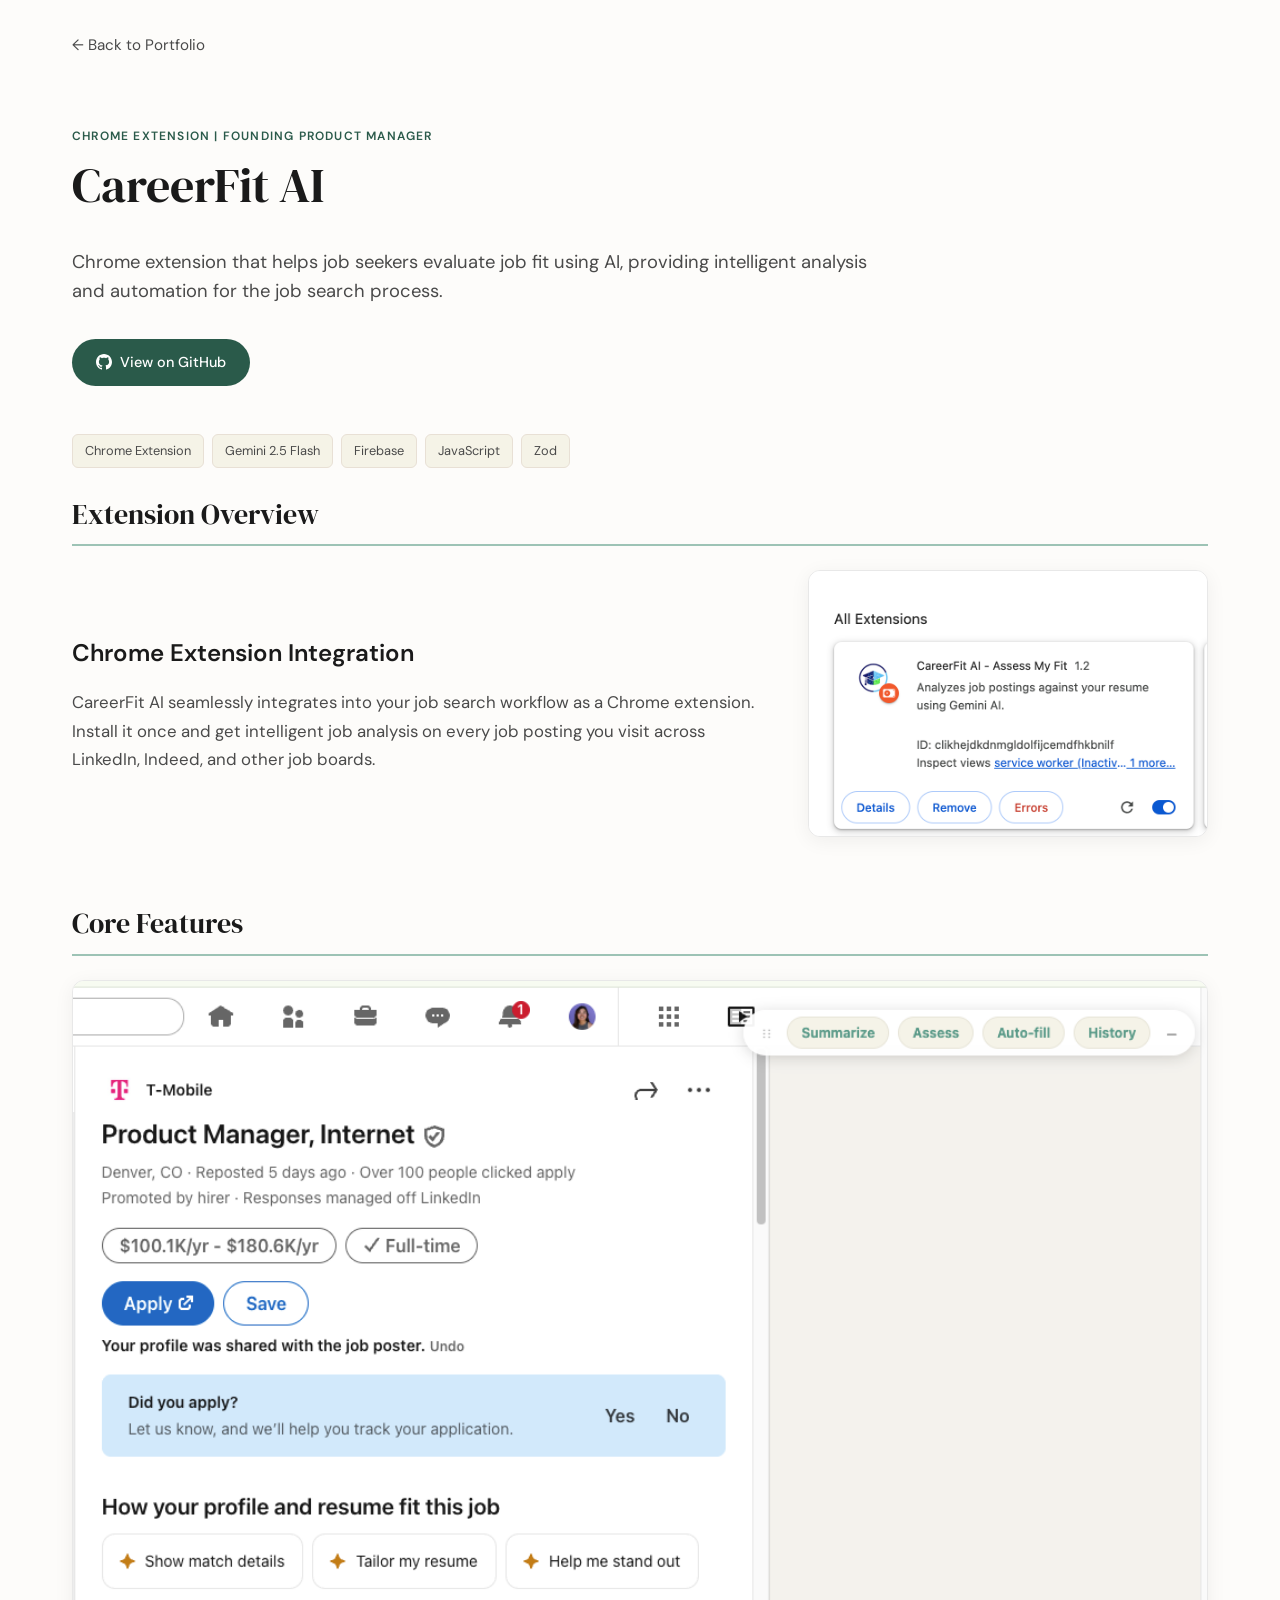
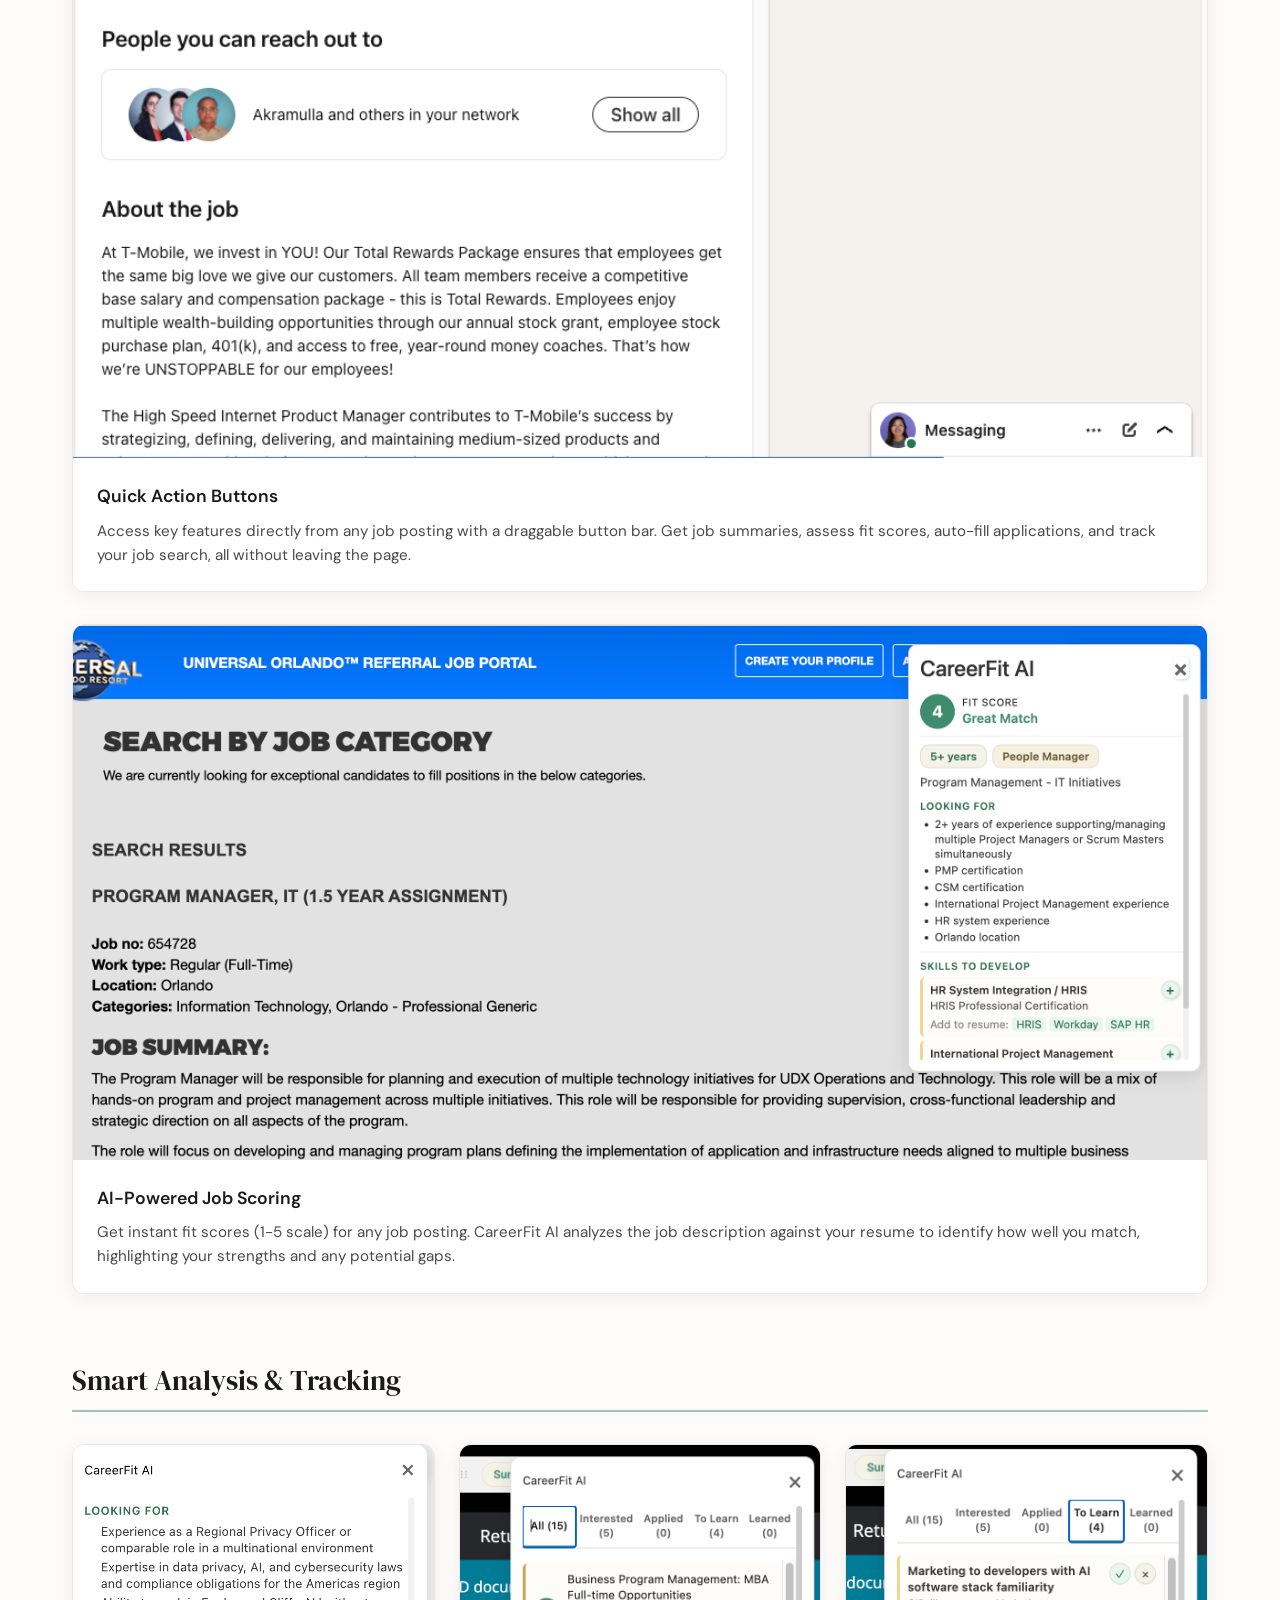
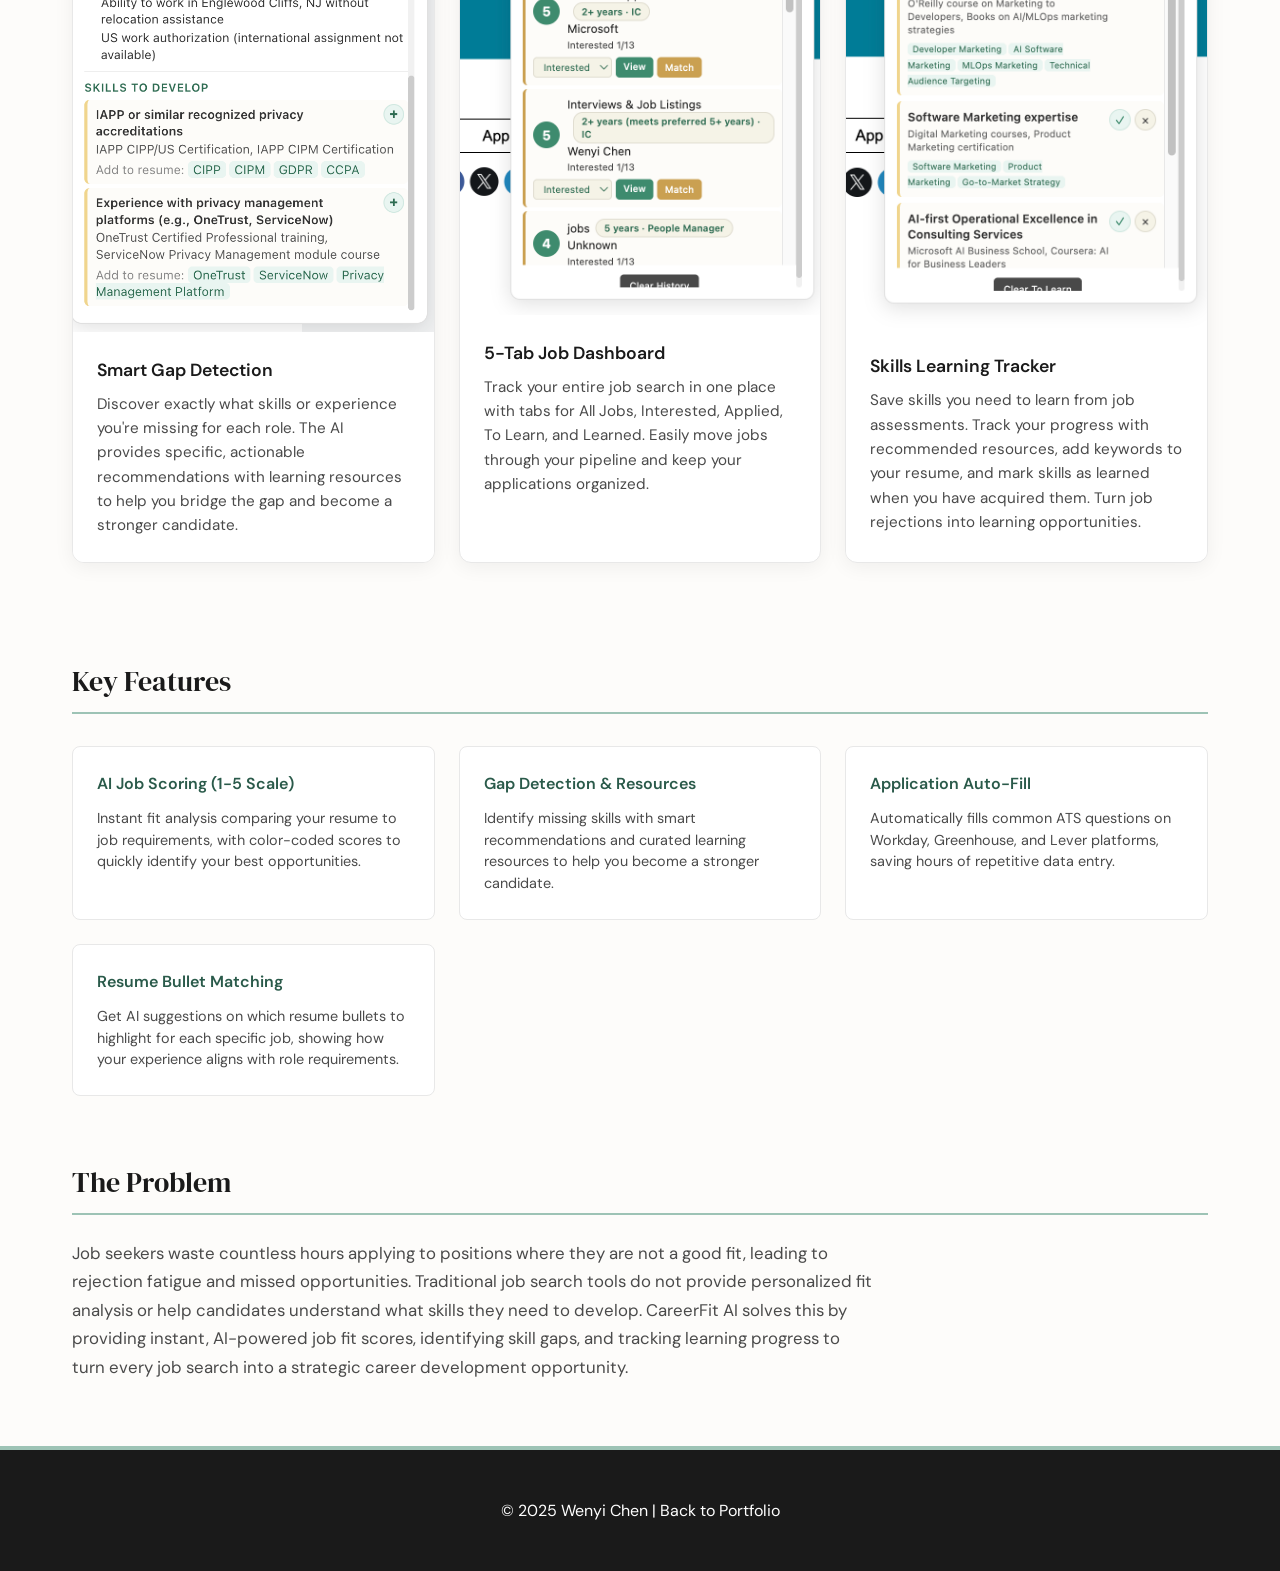
<file: careerfit-ai.html>
<!DOCTYPE html>
<html lang="en">
<head>
    <meta charset="UTF-8">
    <meta name="viewport" content="width=device-width, initial-scale=1.0">
    <title>CareerFit AI | Wenyi Chen</title>
    <link href="https://fonts.googleapis.com/css2?family=DM+Serif+Display&family=DM+Sans:wght@400;500;600&display=swap" rel="stylesheet">
    <style>
        :root {
            --bg: #FDFCFA;
            --text: #1a1a1a;
            --text-secondary: #4a4a4a;
            --accent: #2a5a4a;
            --accent-soft: #9DC3B5;
            --accent-light: #E8F5F1;
            --healing-yellow: #F0D58C;
            --creamy-white: #F5F3E7;
            --border: #E8E8E8;
            --card-bg: #ffffff;
        }

        * {
            margin: 0;
            padding: 0;
            box-sizing: border-box;
        }

        body {
            font-family: 'DM Sans', sans-serif;
            background: var(--bg);
            color: var(--text);
            line-height: 1.6;
        }

        header {
            padding: 2rem;
            max-width: 1200px;
            margin: 0 auto;
        }

        .back-link {
            color: var(--text-secondary);
            text-decoration: none;
            font-size: 0.95rem;
            display: inline-flex;
            align-items: center;
            gap: 0.5rem;
            transition: color 0.2s;
        }

        .back-link:hover {
            color: var(--accent);
        }

        .project-header {
            max-width: 1200px;
            margin: 0 auto;
            padding: 2rem 2rem 0.5rem;
        }

        .overview-layout {
            display: grid;
            grid-template-columns: 1fr 400px;
            gap: 3rem;
            align-items: center;
        }

        .overview-text h3 {
            font-size: 1.5rem;
            font-weight: 600;
            margin-bottom: 1rem;
            color: var(--text);
        }

        .overview-text p {
            color: var(--text-secondary);
            font-size: 1.05rem;
            line-height: 1.7;
        }

        .screenshot-small {
            background: white;
            border: 1px solid var(--border);
            border-radius: 12px;
            overflow: hidden;
            box-shadow: 0 4px 20px rgba(0,0,0,0.06);
        }

        .screenshot-small img {
            width: 100%;
            height: auto;
            display: block;
        }

        @media (max-width: 900px) {
            .overview-layout {
                grid-template-columns: 1fr;
                gap: 2rem;
            }
        }

        .project-type {
            font-size: 0.75rem;
            text-transform: uppercase;
            letter-spacing: 0.1em;
            color: var(--accent);
            font-weight: 600;
            margin-bottom: 0.5rem;
        }

        h1 {
            font-family: 'DM Serif Display', serif;
            font-size: clamp(2rem, 4vw, 3rem);
            font-weight: 400;
            margin-bottom: 1.5rem;
        }

        .project-intro {
            font-size: 1.15rem;
            color: var(--text-secondary);
            margin-bottom: 2rem;
            max-width: 800px;
        }

        .project-links {
            display: flex;
            gap: 1rem;
            margin-bottom: 3rem;
        }

        .project-link {
            color: white;
            background: var(--accent);
            text-decoration: none;
            padding: 0.75rem 1.5rem;
            border-radius: 100px;
            font-size: 0.9rem;
            font-weight: 500;
            display: inline-flex;
            align-items: center;
            gap: 0.5rem;
            transition: opacity 0.2s;
        }

        .project-link:hover {
            opacity: 0.85;
        }

        .tech-stack {
            display: flex;
            flex-wrap: wrap;
            gap: 0.5rem;
        }

        .tech-tag {
            background: var(--creamy-white);
            color: var(--text-secondary);
            padding: 0.35rem 0.75rem;
            border-radius: 6px;
            font-size: 0.8rem;
            border: 1px solid #E8E0D5;
        }

        .content-section {
            max-width: 1200px;
            margin: 0 auto 4rem;
            padding: 0 2rem;
        }

        h2 {
            font-family: 'DM Serif Display', serif;
            font-size: 1.75rem;
            font-weight: 400;
            margin-top: 1rem;
            margin-bottom: 1.5rem;
            padding-bottom: 0.5rem;
            border-bottom: 2px solid var(--accent-soft);
        }

        .screenshot {
            background: white;
            border: 1px solid var(--border);
            border-radius: 12px;
            overflow: hidden;
            margin-bottom: 2rem;
            box-shadow: 0 4px 20px rgba(0,0,0,0.06);
        }

        .screenshot img {
            width: 100%;
            height: auto;
            display: block;
        }

        .screenshot-caption {
            padding: 1.5rem;
            background: var(--card-bg);
        }

        .screenshot-caption h3 {
            font-size: 1.1rem;
            font-weight: 600;
            margin-bottom: 0.5rem;
            color: var(--text);
        }

        .screenshot-caption p {
            color: var(--text-secondary);
            font-size: 0.95rem;
            line-height: 1.6;
        }

        .screenshot-grid {
            display: grid;
            grid-template-columns: repeat(3, 1fr);
            gap: 1.5rem;
            margin-top: 2rem;
        }

        @media (max-width: 1024px) {
            .screenshot-grid {
                grid-template-columns: 1fr;
            }
        }

        .features-grid {
            display: grid;
            grid-template-columns: repeat(auto-fit, minmax(280px, 1fr));
            gap: 1.5rem;
            margin-top: 2rem;
        }

        .feature-card {
            background: white;
            border: 1px solid var(--border);
            border-radius: 8px;
            padding: 1.5rem;
        }

        .feature-card h3 {
            font-size: 1rem;
            font-weight: 600;
            margin-bottom: 0.75rem;
            color: var(--accent);
        }

        .feature-card p {
            color: var(--text-secondary);
            font-size: 0.9rem;
            line-height: 1.5;
        }

        footer {
            background: var(--text);
            color: white;
            padding: 3rem 2rem;
            margin-top: 4rem;
            border-top: 4px solid var(--accent-soft);
            text-align: center;
        }

        footer a {
            color: white;
            text-decoration: none;
            transition: opacity 0.2s;
        }

        footer a:hover {
            opacity: 0.8;
        }

        @media (max-width: 768px) {
            .project-links {
                flex-direction: column;
            }

            .project-link {
                justify-content: center;
            }
        }
    </style>
</head>
<body>
    <header>
        <a href="index.html" class="back-link">← Back to Portfolio</a>
    </header>

    <section class="project-header">
        <span class="project-type">Chrome Extension | Founding Product Manager</span>
        <h1>CareerFit AI</h1>
        <p class="project-intro">
            Chrome extension that helps job seekers evaluate job fit using AI, providing intelligent analysis and automation for the job search process.
        </p>
        <div class="project-links">
            <a href="https://github.com/forthewenyi/Career-fit" class="project-link">
                <svg xmlns="http://www.w3.org/2000/svg" width="16" height="16" viewBox="0 0 24 24" fill="currentColor"><path d="M12 0c-6.626 0-12 5.373-12 12 0 5.302 3.438 9.8 8.207 11.387.599.111.793-.261.793-.577v-2.234c-3.338.726-4.033-1.416-4.033-1.416-.546-1.387-1.333-1.756-1.333-1.756-1.089-.745.083-.729.083-.729 1.205.084 1.839 1.237 1.839 1.237 1.07 1.834 2.807 1.304 3.492.997.107-.775.418-1.305.762-1.604-2.665-.305-5.467-1.334-5.467-5.931 0-1.311.469-2.381 1.236-3.221-.124-.303-.535-1.524.117-3.176 0 0 1.008-.322 3.301 1.23.957-.266 1.983-.399 3.003-.404 1.02.005 2.047.138 3.006.404 2.291-1.552 3.297-1.23 3.297-1.23.653 1.653.242 2.874.118 3.176.77.84 1.235 1.911 1.235 3.221 0 4.609-2.807 5.624-5.479 5.921.43.372.823 1.102.823 2.222v3.293c0 .319.192.694.801.576 4.765-1.589 8.199-6.086 8.199-11.386 0-6.627-5.373-12-12-12z"/></svg>
                View on GitHub
            </a>
        </div>
        <div class="tech-stack">
            <span class="tech-tag">Chrome Extension</span>
            <span class="tech-tag">Gemini 2.5 Flash</span>
            <span class="tech-tag">Firebase</span>
            <span class="tech-tag">JavaScript</span>
            <span class="tech-tag">Zod</span>
        </div>
    </section>

    <section class="content-section">
        <h2>Extension Overview</h2>

        <div class="overview-layout">
            <div class="overview-text">
                <h3>Chrome Extension Integration</h3>
                <p>CareerFit AI seamlessly integrates into your job search workflow as a Chrome extension. Install it once and get intelligent job analysis on every job posting you visit across LinkedIn, Indeed, and other job boards.</p>
            </div>
            <div class="screenshot-small">
                <img src="images/careerfit-chrome.png" alt="CareerFit AI Chrome Extension">
            </div>
        </div>
    </section>

    <section class="content-section">
        <h2>Core Features</h2>

        <div class="screenshot">
            <img src="images/careerfit-buttons.png" alt="CareerFit AI button bar">
            <div class="screenshot-caption">
                <h3>Quick Action Buttons</h3>
                <p>Access key features directly from any job posting with a draggable button bar. Get job summaries, assess fit scores, auto-fill applications, and track your job search, all without leaving the page.</p>
            </div>
        </div>

        <div class="screenshot">
            <img src="images/careerfit-assessment.png" alt="AI job fit assessment">
            <div class="screenshot-caption">
                <h3>AI-Powered Job Scoring</h3>
                <p>Get instant fit scores (1-5 scale) for any job posting. CareerFit AI analyzes the job description against your resume to identify how well you match, highlighting your strengths and any potential gaps.</p>
            </div>
        </div>

    </section>

    <section class="content-section">
        <h2>Smart Analysis & Tracking</h2>

        <div class="screenshot-grid">
            <div class="screenshot">
                <img src="images/careerfit-assessment2.png" alt="Gap detection and recommendations">
                <div class="screenshot-caption">
                    <h3>Smart Gap Detection</h3>
                    <p>Discover exactly what skills or experience you're missing for each role. The AI provides specific, actionable recommendations with learning resources to help you bridge the gap and become a stronger candidate.</p>
                </div>
            </div>

            <div class="screenshot">
                <img src="images/careerfit-history.png" alt="Job tracking dashboard">
                <div class="screenshot-caption">
                    <h3>5-Tab Job Dashboard</h3>
                    <p>Track your entire job search in one place with tabs for All Jobs, Interested, Applied, To Learn, and Learned. Easily move jobs through your pipeline and keep your applications organized.</p>
                </div>
            </div>

            <div class="screenshot">
                <img src="images/careerfit-skills.png" alt="Skills learning tracker">
                <div class="screenshot-caption">
                    <h3>Skills Learning Tracker</h3>
                    <p>Save skills you need to learn from job assessments. Track your progress with recommended resources, add keywords to your resume, and mark skills as learned when you have acquired them. Turn job rejections into learning opportunities.</p>
                </div>
            </div>
        </div>
    </section>

    <section class="content-section">
        <h2>Key Features</h2>
        <div class="features-grid">
            <div class="feature-card">
                <h3>AI Job Scoring (1-5 Scale)</h3>
                <p>Instant fit analysis comparing your resume to job requirements, with color-coded scores to quickly identify your best opportunities.</p>
            </div>
            <div class="feature-card">
                <h3>Gap Detection & Resources</h3>
                <p>Identify missing skills with smart recommendations and curated learning resources to help you become a stronger candidate.</p>
            </div>
            <div class="feature-card">
                <h3>Application Auto-Fill</h3>
                <p>Automatically fills common ATS questions on Workday, Greenhouse, and Lever platforms, saving hours of repetitive data entry.</p>
            </div>
            <div class="feature-card">
                <h3>Resume Bullet Matching</h3>
                <p>Get AI suggestions on which resume bullets to highlight for each specific job, showing how your experience aligns with role requirements.</p>
            </div>
        </div>
    </section>

    <section class="content-section">
        <h2>The Problem</h2>
        <p style="color: var(--text-secondary); font-size: 1.05rem; line-height: 1.7; max-width: 800px;">
            Job seekers waste countless hours applying to positions where they are not a good fit, leading to rejection fatigue and missed opportunities. Traditional job search tools do not provide personalized fit analysis or help candidates understand what skills they need to develop. CareerFit AI solves this by providing instant, AI-powered job fit scores, identifying skill gaps, and tracking learning progress to turn every job search into a strategic career development opportunity.
        </p>
    </section>

    <footer>
        <p>&copy; 2025 Wenyi Chen | <a href="index.html">Back to Portfolio</a></p>
    </footer>
</body>
</html>
</file>
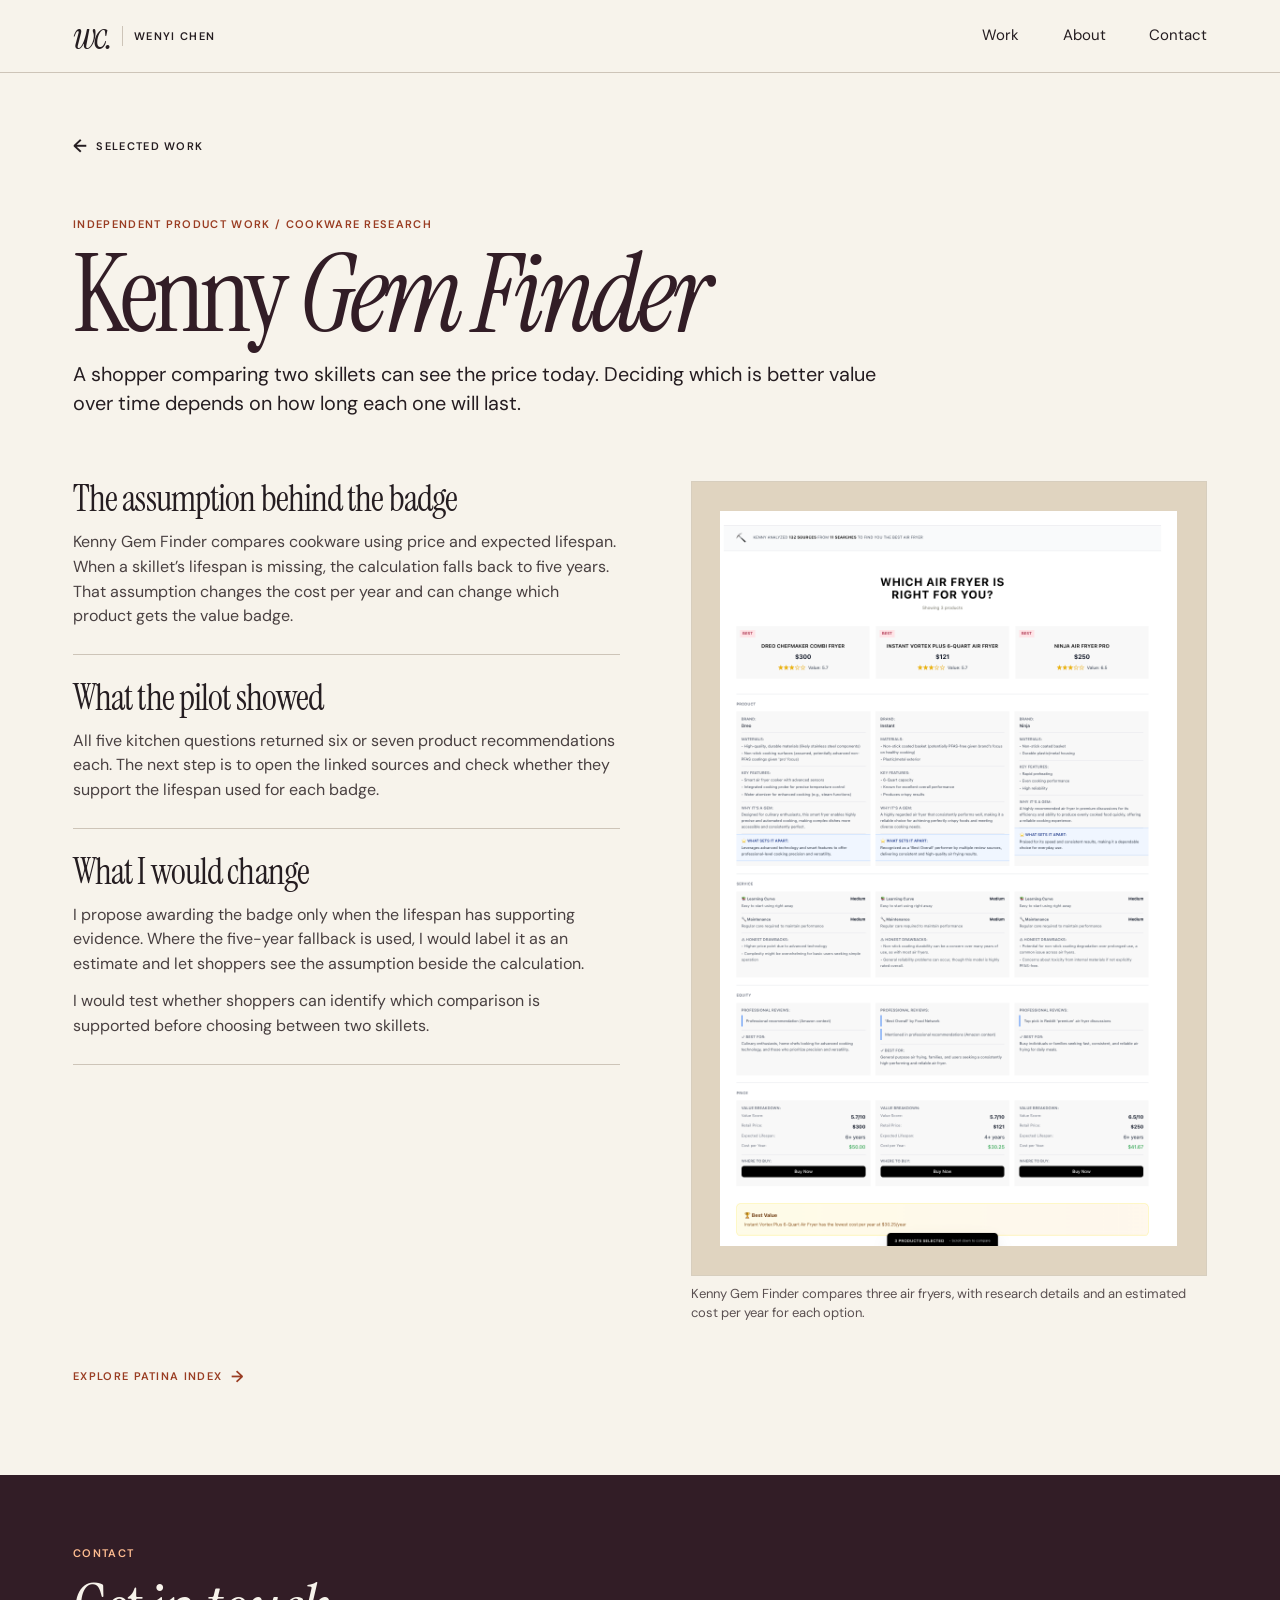
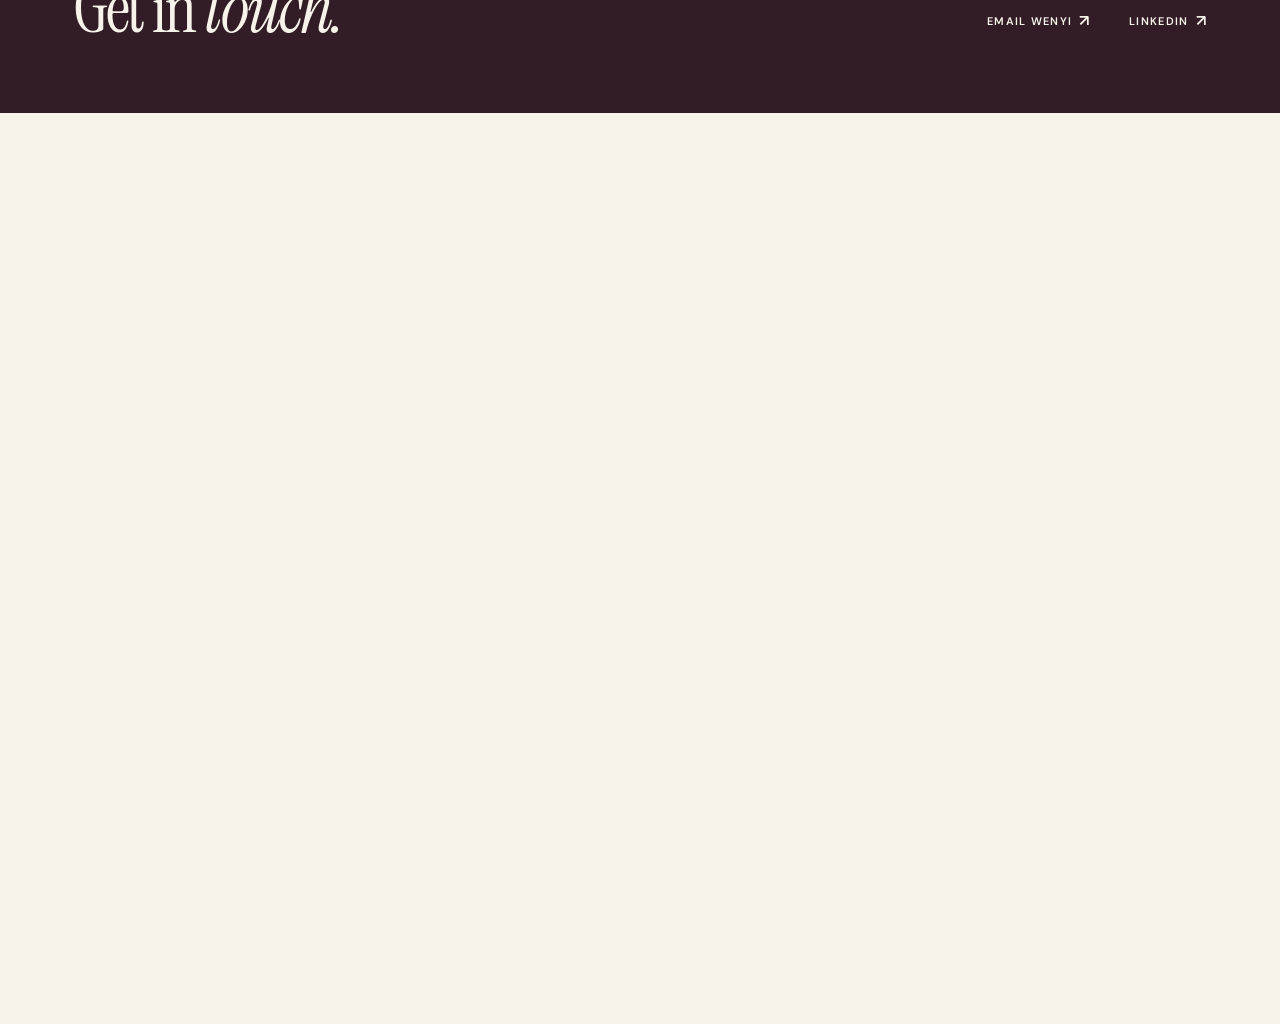
<file: kenny-gem-finder.html>
<!doctype html>
<html lang="en">
<head>
  <meta charset="utf-8">
  <meta name="viewport" content="width=device-width, initial-scale=1">
  <meta http-equiv="refresh" content="0; url=./#kenny-gem-finder">
  <link rel="canonical" href="https://wenyichen.work/#kenny-gem-finder">
  <title>Kenny Gem Finder · Wenyi Chen</title>
</head>
<body><p><a href="./#kenny-gem-finder">Read the Kenny Gem Finder case study</a></p></body>
</html>
</file>
